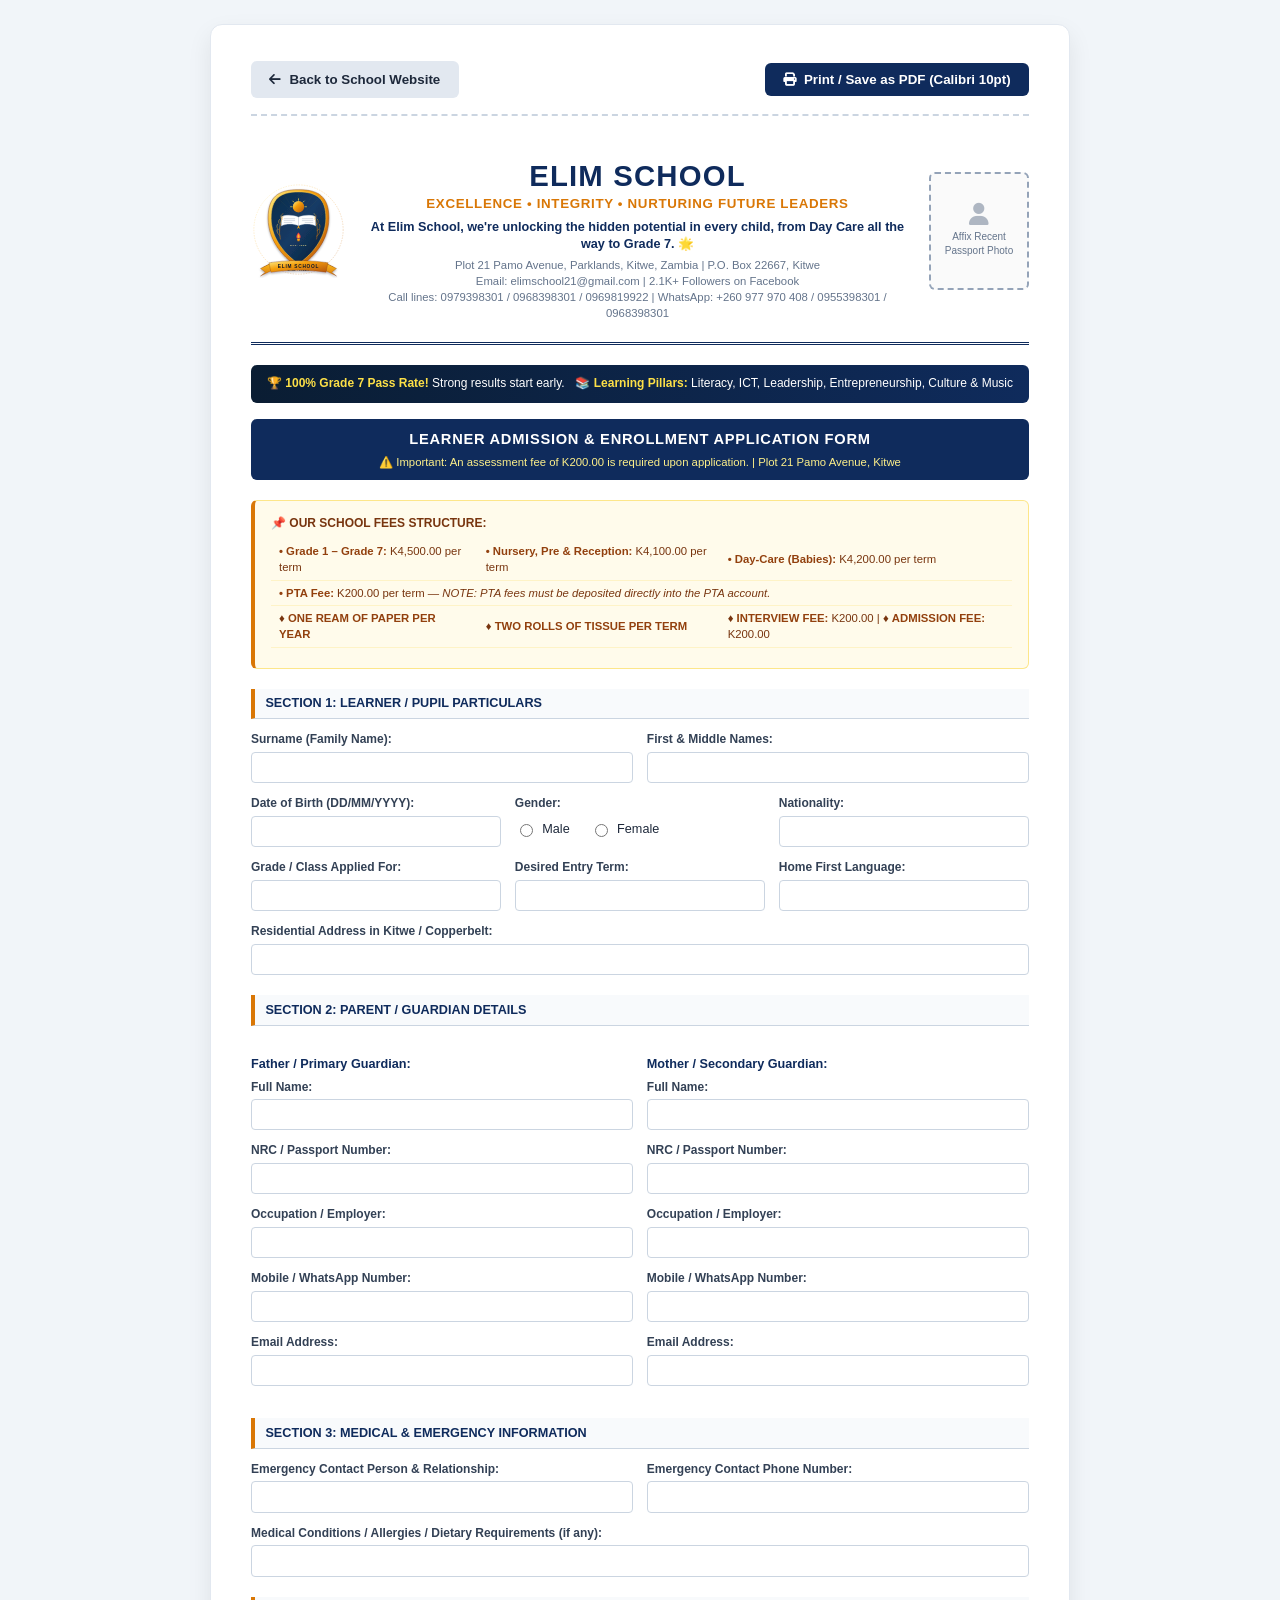
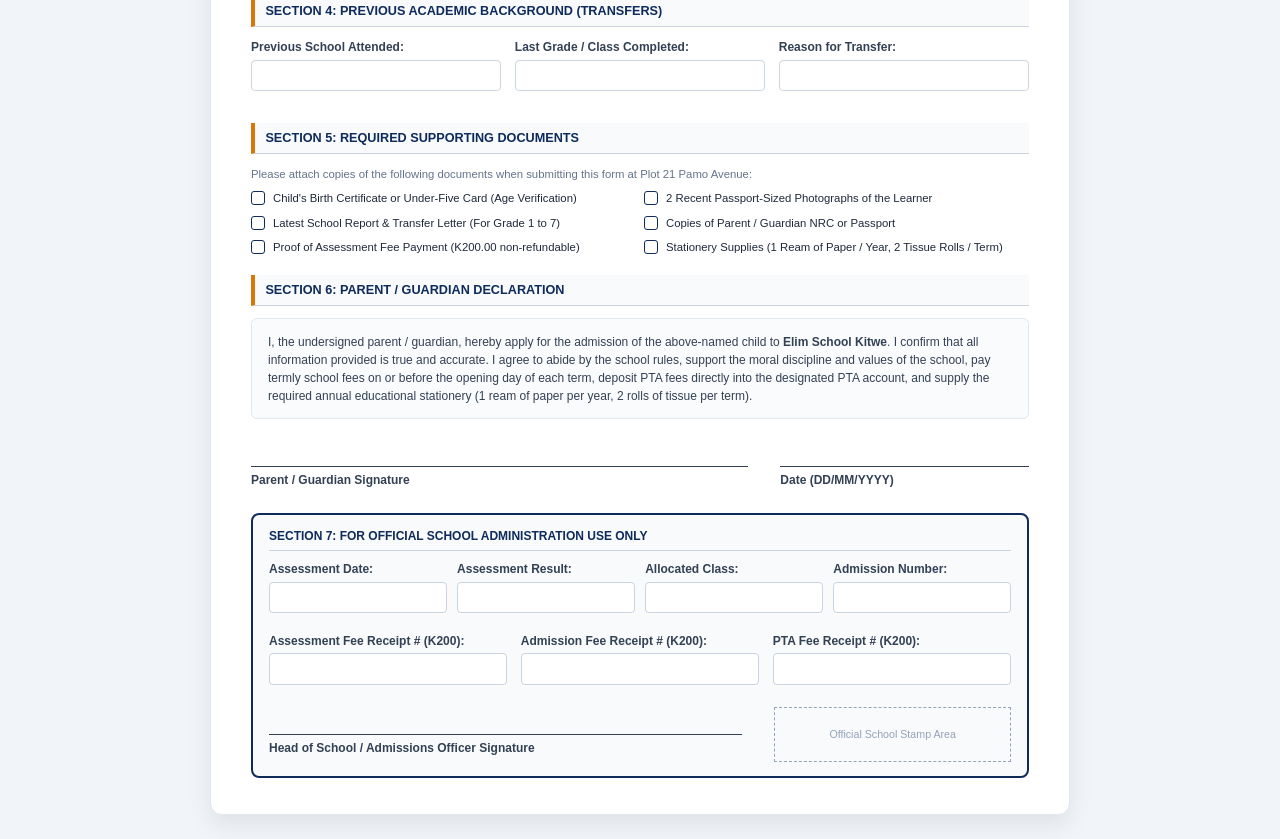
<file: application-form.html>
<!DOCTYPE html>
<html lang="en">

<head>
  <meta charset="UTF-8">
  <meta name="viewport" content="width=device-width, initial-scale=1">
  <title>Application for Admission Form | Elim School Kitwe</title>
  <link rel="icon" type="image/svg+xml" href="assets/favicon.svg">
  <link rel="stylesheet" href="https://cdnjs.cloudflare.com/ajax/libs/font-awesome/6.5.1/css/all.min.css">
  <style>
    *,
    *::before,
    *::after {
      box-sizing: border-box;
    }

    html,
    body {
      margin: 0;
      padding: 0;
      overflow-x: hidden;
    }

    img,
    video,
    iframe {
      max-width: 100%;
      height: auto;
      display: block;
    }

    p,
    a,
    h1,
    h2,
    h3,
    h4 {
      overflow-wrap: break-word;
    }

    :root {
      --primary: #0f2b5c;
      --gold: #d97706;
      --border: #cbd5e1;
      --text: #1e293b;
      --muted: #64748b;
    }

    body {
      font-family: 'Calibri', 'Carlito', 'Segoe UI', Arial, sans-serif;
      font-size: 10pt;
      color: var(--text);
      background-color: #f1f5f9;
      line-height: 1.45;
      padding: 1.5rem 1rem;
    }

    .form-container {
      max-width: 860px;
      margin: 0 auto;
      background: #ffffff;
      padding: 2.25rem 2.5rem;
      border-radius: 12px;
      box-shadow: 0 10px 25px rgba(0, 0, 0, 0.08);
      border: 1px solid #e2e8f0;
    }

    /* Action bar on top (hidden when printing) */
    .action-bar {
      display: flex;
      justify-content: space-between;
      align-items: center;
      margin-bottom: 1.5rem;
      padding-bottom: 1rem;
      border-bottom: 2px dashed #cbd5e1;
      flex-wrap: wrap;
      gap: 1rem;
    }

    .btn {
      display: inline-flex;
      align-items: center;
      gap: 0.5rem;
      padding: 0.55rem 1.15rem;
      font-family: 'Calibri', sans-serif;
      font-size: 10pt;
      font-weight: 700;
      border-radius: 6px;
      cursor: pointer;
      text-decoration: none;
      border: none;
      transition: all 0.2s;
    }

    .btn-print {
      background-color: #0f2b5c;
      color: #ffffff;
    }

    .btn-print:hover {
      background-color: #1e4b82;
    }

    .btn-back {
      background-color: #e2e8f0;
      color: #1e293b;
    }

    .btn-back:hover {
      background-color: #cbd5e1;
    }

    /* Official Header */
    .official-header {
      display: flex;
      align-items: center;
      gap: 1.5rem;
      padding-bottom: 1.25rem;
      border-bottom: 3px double #0f2b5c;
      margin-bottom: 1.25rem;
    }

    .header-crest {
      width: 95px;
      height: 95px;
      flex-shrink: 0;
    }

    .header-details {
      flex: 1;
      text-align: center;
    }

    .school-title {
      font-family: 'Calibri', Arial, sans-serif;
      font-size: 22pt;
      font-weight: 900;
      color: var(--primary);
      letter-spacing: 0.04em;
      line-height: 1.1;
      margin-bottom: 0.15rem;
    }

    .school-motto {
      font-size: 10pt;
      font-weight: 700;
      color: var(--gold);
      letter-spacing: 0.05em;
      text-transform: uppercase;
      margin-bottom: 0.35rem;
    }

    .school-mission {
      font-size: 9.5pt;
      font-weight: 700;
      color: #0f2b5c;
      margin-bottom: 0.3rem;
      line-height: 1.35;
    }

    .school-contact-info {
      font-size: 8.5pt;
      color: var(--muted);
      line-height: 1.4;
    }

    .passport-box {
      width: 100px;
      height: 118px;
      border: 2px dashed #94a3b8;
      border-radius: 6px;
      display: flex;
      flex-direction: column;
      align-items: center;
      justify-content: center;
      font-size: 7.5pt;
      color: var(--muted);
      text-align: center;
      padding: 0.4rem;
      background: #fafafa;
      flex-shrink: 0;
    }

    /* Core Highlights Banner */
    .highlights-banner {
      background: linear-gradient(90deg, #0a1d33 0%, #0f2b5c 100%);
      color: #ffffff;
      padding: 0.65rem 1rem;
      border-radius: 6px;
      margin-bottom: 1rem;
      display: flex;
      align-items: center;
      justify-content: space-between;
      flex-wrap: wrap;
      gap: 0.5rem;
      font-size: 9pt;
    }

    .highlights-banner strong {
      color: #fde047;
    }

    .form-title-bar {
      background: #0f2b5c;
      color: #ffffff;
      text-align: center;
      padding: 0.65rem 1rem;
      border-radius: 6px;
      margin-bottom: 1.25rem;
    }

    .form-title-bar h2 {
      font-size: 11pt;
      font-weight: 800;
      letter-spacing: 0.05em;
      text-transform: uppercase;
      margin: 0;
      color: #ffffff;
    }

    .form-title-bar p {
      font-size: 8.5pt;
      color: #fef08a;
      margin-top: 0.2rem;
      margin-bottom: 0;
    }

    /* Section Styling */
    .form-section {
      margin-bottom: 1.25rem;
    }

    .section-head {
      font-size: 9.5pt;
      font-weight: 800;
      color: var(--primary);
      text-transform: uppercase;
      background-color: #f8fafc;
      padding: 0.35rem 0.65rem;
      border-left: 4px solid var(--gold);
      border-bottom: 1px solid var(--border);
      margin-bottom: 0.75rem;
    }

    .grid-2 {
      display: grid;
      grid-template-columns: 1fr 1fr;
      gap: 0.85rem;
    }

    .grid-3 {
      display: grid;
      grid-template-columns: repeat(3, 1fr);
      gap: 0.85rem;
    }

    .grid-4 {
      display: grid;
      grid-template-columns: repeat(4, 1fr);
      gap: 0.65rem;
    }

    .form-field {
      margin-bottom: 0.75rem;
    }

    .field-label {
      display: block;
      font-size: 9pt;
      font-weight: 700;
      color: #334155;
      margin-bottom: 0.2rem;
    }

    .field-input,
    .field-select {
      width: 100%;
      padding: 0.45rem 0.65rem;
      border: 1px solid var(--border);
      border-radius: 4px;
      font-family: 'Calibri', sans-serif;
      font-size: 10pt;
      background-color: #ffffff;
      color: var(--text);
    }

    .field-input:focus,
    .field-select:focus {
      outline: none;
      border-color: var(--primary);
      background-color: #fafbfc;
    }

    .radio-group {
      display: flex;
      gap: 1.25rem;
      padding-top: 0.25rem;
    }

    .radio-label {
      display: flex;
      align-items: center;
      gap: 0.4rem;
      font-size: 9.5pt;
      cursor: pointer;
    }

    .fees-summary-box {
      background: #fffbeb;
      border: 1px solid #fde68a;
      border-left: 4px solid #d97706;
      padding: 0.85rem 1rem;
      border-radius: 6px;
      margin-bottom: 1.25rem;
      font-size: 9pt;
      color: #78350f;
    }

    .fees-summary-box strong {
      color: #92400e;
    }

    .fees-table-compact {
      width: 100%;
      border-collapse: collapse;
      margin: 0.4rem 0;
      font-size: 8.5pt;
    }

    .fees-table-compact td {
      padding: 0.25rem 0.5rem;
      border-bottom: 1px solid #fef3c7;
    }

    .declaration-box {
      background: #fafbfc;
      border: 1px solid #e2e8f0;
      padding: 0.85rem 1rem;
      border-radius: 6px;
      font-size: 9pt;
      color: #334155;
      line-height: 1.5;
      margin-bottom: 1rem;
    }

    .signature-row {
      display: grid;
      grid-template-columns: 2fr 1fr;
      gap: 2rem;
      margin-top: 1.25rem;
    }

    .sign-line {
      border-bottom: 1px solid #334155;
      height: 28px;
      margin-bottom: 0.3rem;
    }

    .checklist-grid {
      display: grid;
      grid-template-columns: 1fr 1fr;
      gap: 0.5rem;
      font-size: 8.5pt;
    }

    .check-item {
      display: flex;
      align-items: center;
      gap: 0.5rem;
    }

    .check-box-mock {
      width: 14px;
      height: 14px;
      border: 1.5px solid #0f2b5c;
      border-radius: 3px;
      display: inline-block;
      flex-shrink: 0;
    }

    /* Official Use Only Box */
    .official-box {
      border: 2px solid #0f2b5c;
      border-radius: 8px;
      padding: 0.85rem 1rem;
      background-color: #f8fafc;
      margin-top: 1.25rem;
    }

    .official-box-title {
      font-size: 9pt;
      font-weight: 800;
      text-transform: uppercase;
      color: var(--primary);
      margin-bottom: 0.65rem;
      border-bottom: 1px solid #cbd5e1;
      padding-bottom: 0.25rem;
    }

    /* Print Stylesheet */
    @media print {
      body {
        background: #ffffff;
        padding: 0;
        font-size: 10pt;
      }

      .action-bar {
        display: none !important;
      }

      .form-container {
        box-shadow: none;
        border: none;
        padding: 0;
        max-width: 100%;
      }

      .field-input,
      .field-select {
        border-color: #94a3b8;
      }
    }

    @media (max-width: 768px) {
      .official-header {
        flex-direction: column;
        text-align: center;
      }

      .grid-2,
      .grid-3,
      .grid-4 {
        grid-template-columns: 1fr;
      }

      .checklist-grid {
        grid-template-columns: 1fr;
      }

      .signature-row {
        grid-template-columns: 1fr;
      }
    }
  </style>
</head>

<body>

  <div class="form-container">
    <!-- Top Action Bar (Hidden when printed) -->
    <div class="action-bar">
      <a href="index.html" class="btn btn-back">
        <i class="fa-solid fa-arrow-left"></i> Back to School Website
      </a>
      <div style="display: flex; gap: 0.75rem;">
        <button onclick="window.print()" class="btn btn-print">
          <i class="fa-solid fa-print"></i> Print / Save as PDF (Calibri 10pt)
        </button>
      </div>
    </div>

    <!-- Official Header -->
    <div class="official-header">
      <img src="assets/logo.svg" alt="Elim School Crest" class="header-crest">
      <div class="header-details">
        <h1 class="school-title">ELIM SCHOOL</h1>
        <div class="school-motto">Excellence • Integrity • Nurturing Future Leaders</div>
        <div class="school-mission">
          At Elim School, we're unlocking the hidden potential in every child, from Day Care all the way to Grade 7. 🌟
        </div>
        <div class="school-contact-info">
          Plot 21 Pamo Avenue, Parklands, Kitwe, Zambia | P.O. Box 22667, Kitwe<br>
          Email: elimschool21@gmail.com | 2.1K+ Followers on Facebook<br>
          Call lines: 0979398301 / 0968398301 / 0969819922 | WhatsApp: +260 977 970 408 / 0955398301 / 0968398301
        </div>
      </div>
      <div class="passport-box">
        <i class="fa-solid fa-user" style="font-size: 1.4rem; margin-bottom: 0.3rem; opacity: 0.5;"></i>
        Affix Recent Passport Photo
      </div>
    </div>

    <!-- Key Credential & Learning Pillars Banner -->
    <div class="highlights-banner">
      <div>
        🏆 <strong>100% Grade 7 Pass Rate!</strong> Strong results start early.
      </div>
      <div>
        📚 <strong>Learning Pillars:</strong> Literacy, ICT, Leadership, Entrepreneurship, Culture &amp; Music
      </div>
    </div>

    <!-- Form Title Banner -->
    <div class="form-title-bar">
      <h2>Learner Admission &amp; Enrollment Application Form</h2>
      <p>⚠️ Important: An assessment fee of K200.00 is required upon application. | Plot 21 Pamo Avenue, Kitwe</p>
    </div>

    <!-- Official Fee Structure Summary Box -->
    <div class="fees-summary-box">
      <div style="font-weight: 800; text-transform: uppercase; margin-bottom: 0.3rem;">
        📌 OUR SCHOOL FEES STRUCTURE:
      </div>
      <table class="fees-table-compact">
        <tr>
          <td><strong>• Grade 1 – Grade 7:</strong> K4,500.00 per term</td>
          <td><strong>• Nursery, Pre &amp; Reception:</strong> K4,100.00 per term</td>
          <td><strong>• Day-Care (Babies):</strong> K4,200.00 per term</td>
        </tr>
        <tr>
          <td colspan="3">
            <strong>• PTA Fee:</strong> K200.00 per term — <em>NOTE: PTA fees must be deposited directly into the PTA
              account.</em>
          </td>
        </tr>
        <tr>
          <td>♦️ <strong>ONE REAM OF PAPER PER YEAR</strong></td>
          <td>♦️ <strong>TWO ROLLS OF TISSUE PER TERM</strong></td>
          <td>♦️ <strong>INTERVIEW FEE:</strong> K200.00 | ♦️ <strong>ADMISSION FEE:</strong> K200.00</td>
        </tr>
      </table>
    </div>

    <form id="printAppForm">
      <!-- Section 1: Learner Particulars -->
      <div class="form-section">
        <div class="section-head">Section 1: Learner / Pupil Particulars</div>
        <div class="grid-2">
          <div class="form-field">
            <label class="field-label">Surname (Family Name):</label>
            <input type="text" class="field-input">
          </div>
          <div class="form-field">
            <label class="field-label">First &amp; Middle Names:</label>
            <input type="text" class="field-input">
          </div>
        </div>

        <div class="grid-3">
          <div class="form-field">
            <label class="field-label">Date of Birth (DD/MM/YYYY):</label>
            <input type="text" class="field-input">
          </div>
          <div class="form-field">
            <label class="field-label">Gender:</label>
            <div class="radio-group">
              <label class="radio-label"><input type="radio" name="gender" value="Male"> Male</label>
              <label class="radio-label"><input type="radio" name="gender" value="Female"> Female</label>
            </div>
          </div>
          <div class="form-field">
            <label class="field-label">Nationality:</label>
            <input type="text" class="field-input">
          </div>
        </div>

        <div class="grid-3">
          <div class="form-field">
            <label class="field-label">Grade / Class Applied For:</label>
            <input type="text" class="field-input">
          </div>
          <div class="form-field">
            <label class="field-label">Desired Entry Term:</label>
            <input type="text" class="field-input">
          </div>
          <div class="form-field">
            <label class="field-label">Home First Language:</label>
            <input type="text" class="field-input">
          </div>
        </div>

        <div class="form-field">
          <label class="field-label">Residential Address in Kitwe / Copperbelt:</label>
          <input type="text" class="field-input">
        </div>
      </div>

      <!-- Section 2: Parent / Guardian Information -->
      <div class="form-section">
        <div class="section-head">Section 2: Parent / Guardian Details</div>
        <div class="grid-2">
          <!-- Father / Guardian 1 -->
          <div>
            <h4 style="font-size: 9.5pt; color: #0f2b5c; margin-bottom: 0.35rem;">Father / Primary Guardian:</h4>
            <div class="form-field">
              <label class="field-label">Full Name:</label>
              <input type="text" class="field-input">
            </div>
            <div class="form-field">
              <label class="field-label">NRC / Passport Number:</label>
              <input type="text" class="field-input">
            </div>
            <div class="form-field">
              <label class="field-label">Occupation / Employer:</label>
              <input type="text" class="field-input">
            </div>
            <div class="form-field">
              <label class="field-label">Mobile / WhatsApp Number:</label>
              <input type="tel" class="field-input">
            </div>
            <div class="form-field">
              <label class="field-label">Email Address:</label>
              <input type="email" class="field-input">
            </div>
          </div>

          <!-- Mother / Guardian 2 -->
          <div>
            <h4 style="font-size: 9.5pt; color: #0f2b5c; margin-bottom: 0.35rem;">Mother / Secondary Guardian:</h4>
            <div class="form-field">
              <label class="field-label">Full Name:</label>
              <input type="text" class="field-input">
            </div>
            <div class="form-field">
              <label class="field-label">NRC / Passport Number:</label>
              <input type="text" class="field-input">
            </div>
            <div class="form-field">
              <label class="field-label">Occupation / Employer:</label>
              <input type="text" class="field-input">
            </div>
            <div class="form-field">
              <label class="field-label">Mobile / WhatsApp Number:</label>
              <input type="tel" class="field-input">
            </div>
            <div class="form-field">
              <label class="field-label">Email Address:</label>
              <input type="email" class="field-input">
            </div>
          </div>
        </div>
      </div>

      <!-- Section 3: Medical & Emergency Contacts -->
      <div class="form-section">
        <div class="section-head">Section 3: Medical &amp; Emergency Information</div>
        <div class="grid-2">
          <div class="form-field">
            <label class="field-label">Emergency Contact Person &amp; Relationship:</label>
            <input type="text" class="field-input">
          </div>
          <div class="form-field">
            <label class="field-label">Emergency Contact Phone Number:</label>
            <input type="tel" class="field-input">
          </div>
        </div>
        <div class="form-field">
          <label class="field-label">Medical Conditions / Allergies / Dietary Requirements (if any):</label>
          <input type="text" class="field-input">
        </div>
      </div>

      <!-- Section 4: Academic Background -->
      <div class="form-section">
        <div class="section-head">Section 4: Previous Academic Background (Transfers)</div>
        <div class="grid-3">
          <div class="form-field">
            <label class="field-label">Previous School Attended:</label>
            <input type="text" class="field-input">
          </div>
          <div class="form-field">
            <label class="field-label">Last Grade / Class Completed:</label>
            <input type="text" class="field-input">
          </div>
          <div class="form-field">
            <label class="field-label">Reason for Transfer:</label>
            <input type="text" class="field-input">
          </div>
        </div>
      </div>

      <!-- Section 5: Documents Checklist -->
      <div class="form-section">
        <div class="section-head">Section 5: Required Supporting Documents</div>
        <p style="font-size: 8.5pt; color: #64748b; margin-bottom: 0.5rem;">
          Please attach copies of the following documents when submitting this form at Plot 21 Pamo Avenue:
        </p>
        <div class="checklist-grid">
          <div class="check-item"><span class="check-box-mock"></span> Child's Birth Certificate or Under-Five Card (Age
            Verification)</div>
          <div class="check-item"><span class="check-box-mock"></span> 2 Recent Passport-Sized Photographs of the
            Learner</div>
          <div class="check-item"><span class="check-box-mock"></span> Latest School Report &amp; Transfer Letter (For
            Grade 1 to 7)</div>
          <div class="check-item"><span class="check-box-mock"></span> Copies of Parent / Guardian NRC or Passport</div>
          <div class="check-item"><span class="check-box-mock"></span> Proof of Assessment Fee Payment (K200.00
            non-refundable)</div>
          <div class="check-item"><span class="check-box-mock"></span> Stationery Supplies (1 Ream of Paper / Year, 2
            Tissue Rolls / Term)</div>
        </div>
      </div>

      <!-- Section 6: Parent Declaration & Signature -->
      <div class="form-section">
        <div class="section-head">Section 6: Parent / Guardian Declaration</div>
        <div class="declaration-box">
          I, the undersigned parent / guardian, hereby apply for the admission of the above-named child to <strong>Elim
            School Kitwe</strong>. I confirm that all information provided is true and accurate. I agree to abide by the
          school rules, support the moral discipline and values of the school, pay termly school fees on or before the
          opening day of each term, deposit PTA fees directly into the designated PTA account, and supply the required
          annual educational stationery (1 ream of paper per year, 2 rolls of tissue per term).
        </div>
        <div class="signature-row">
          <div>
            <div class="sign-line"></div>
            <label class="field-label">Parent / Guardian Signature</label>
          </div>
          <div>
            <div class="sign-line"></div>
            <label class="field-label">Date (DD/MM/YYYY)</label>
          </div>
        </div>
      </div>

      <!-- Section 7: Official Administration Use Only -->
      <div class="official-box">
        <div class="official-box-title">Section 7: For Official School Administration Use Only</div>
        <div class="grid-4">
          <div class="form-field">
            <label class="field-label">Assessment Date:</label>
            <input type="text" class="field-input">
          </div>
          <div class="form-field">
            <label class="field-label">Assessment Result:</label>
            <input type="text" class="field-input">
          </div>
          <div class="form-field">
            <label class="field-label">Allocated Class:</label>
            <input type="text" class="field-input">
          </div>
          <div class="form-field">
            <label class="field-label">Admission Number:</label>
            <input type="text" class="field-input">
          </div>
        </div>

        <div class="grid-3" style="margin-top: 0.5rem;">
          <div class="form-field">
            <label class="field-label">Assessment Fee Receipt # (K200):</label>
            <input type="text" class="field-input">
          </div>
          <div class="form-field">
            <label class="field-label">Admission Fee Receipt # (K200):</label>
            <input type="text" class="field-input">
          </div>
          <div class="form-field">
            <label class="field-label">PTA Fee Receipt # (K200):</label>
            <input type="text" class="field-input">
          </div>
        </div>

        <div class="signature-row" style="margin-top: 0.65rem;">
          <div>
            <div class="sign-line"></div>
            <label class="field-label">Head of School / Admissions Officer Signature</label>
          </div>
          <div>
            <div
              style="border: 1px dashed #94a3b8; height: 55px; display: flex; align-items: center; justify-content: center; font-size: 8pt; color: #94a3b8;">
              Official School Stamp Area
            </div>
          </div>
        </div>
      </div>
    </form>
  </div>

</body>

</html>
</file>
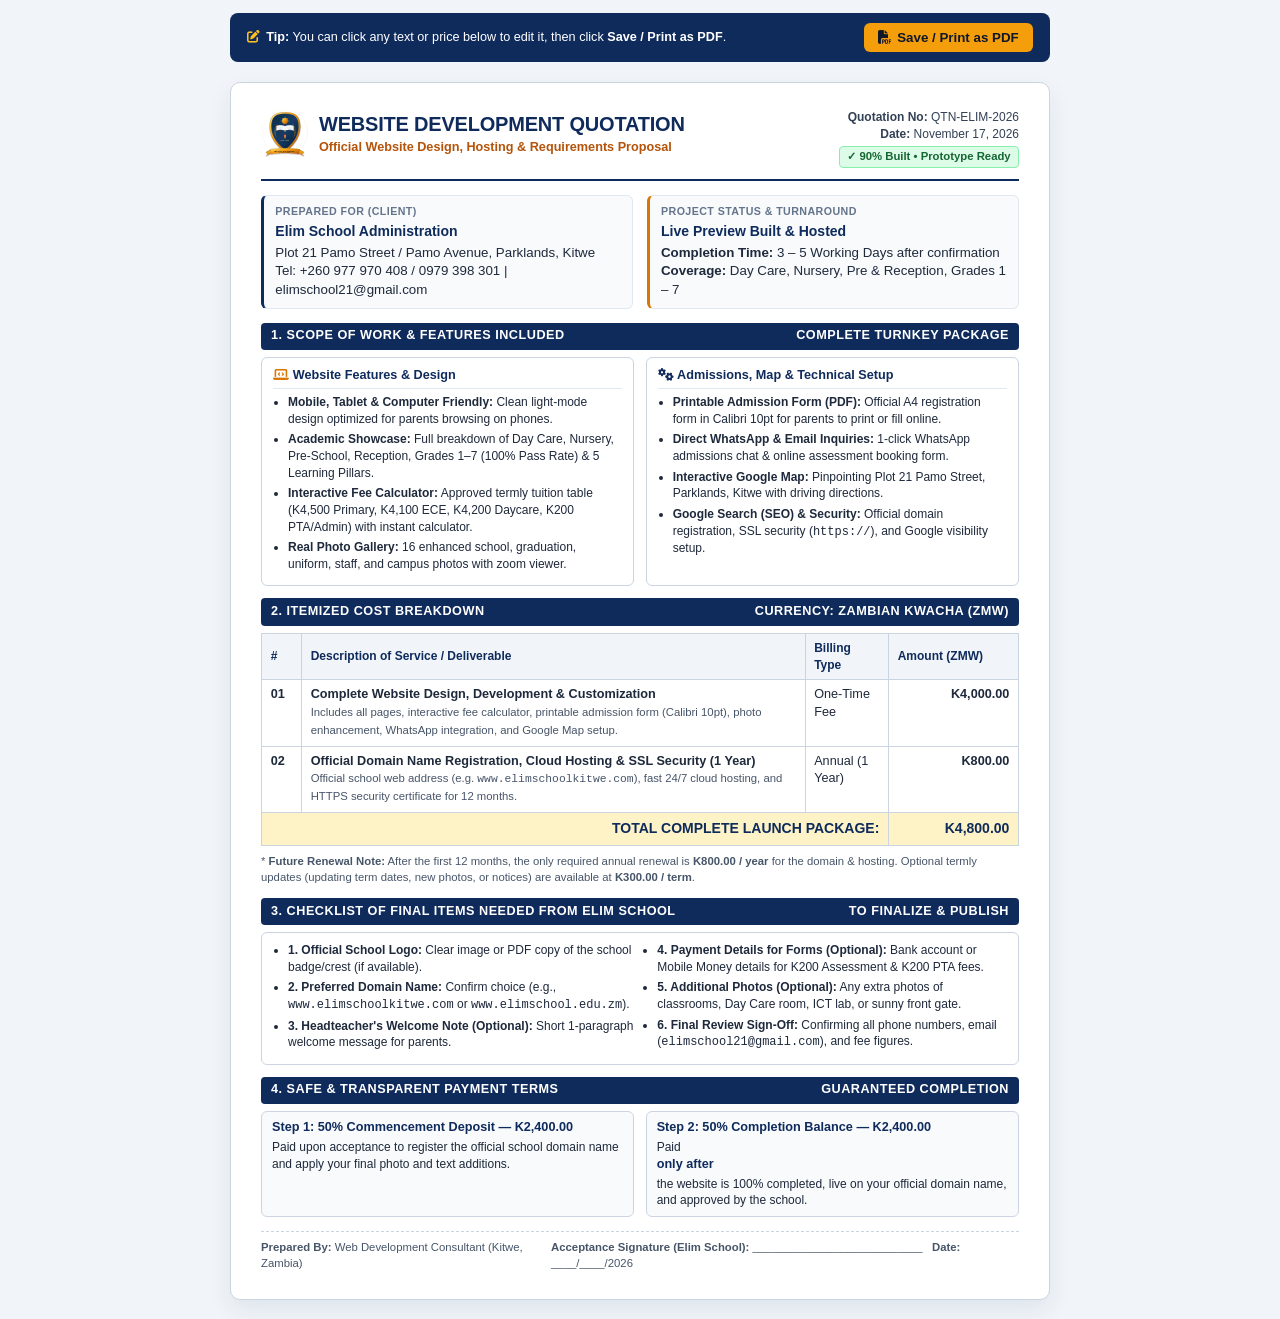
<file: quotation.html>
<!DOCTYPE html>
<html lang="en">
<head>
  <meta charset="UTF-8">
  <meta name="viewport" content="width=device-width, initial-scale=1">
  <title>Elim_School_Website_Quotation</title>
  <link rel="icon" type="image/svg+xml" href="assets/favicon.svg">
  <link rel="stylesheet" href="https://cdnjs.cloudflare.com/ajax/libs/font-awesome/6.5.1/css/all.min.css">
  <style>
    *, *::before, *::after {
      box-sizing: border-box;
    }

    html, body {
      margin: 0;
      padding: 0;
      font-family: 'Calibri', 'Carlito', 'Segoe UI', Arial, sans-serif;
      font-size: 10pt;
      color: #1e293b;
      background-color: #f1f5f9;
      line-height: 1.4;
      -webkit-print-color-adjust: exact;
      print-color-adjust: exact;
    }

    .page-wrapper {
      max-width: 820px;
      margin: 1.5rem auto;
      background: #ffffff;
      padding: 2rem 2.25rem;
      border-radius: 10px;
      box-shadow: 0 10px 25px rgba(15, 43, 92, 0.08);
      border: 1px solid #cbd5e1;
    }

    /* Top Action Bar (Hidden when printing/saving to PDF) */
    .action-bar {
      max-width: 820px;
      margin: 1rem auto 0;
      background: #0f2b5c;
      color: #ffffff;
      padding: 0.75rem 1.25rem;
      border-radius: 8px;
      display: flex;
      justify-content: space-between;
      align-items: center;
      flex-wrap: wrap;
      gap: 0.75rem;
    }

    .action-bar-info {
      font-size: 9.5pt;
      display: flex;
      align-items: center;
      gap: 0.5rem;
    }

    .btn-pdf {
      background: #f59e0b;
      color: #0f172a;
      border: none;
      padding: 0.5rem 1.1rem;
      border-radius: 6px;
      font-family: 'Calibri', sans-serif;
      font-size: 10pt;
      font-weight: 700;
      cursor: pointer;
      display: inline-flex;
      align-items: center;
      gap: 0.45rem;
      text-decoration: none;
    }

    .btn-pdf:hover {
      background: #fbbf24;
    }

    /* Header */
    .quote-header {
      display: flex;
      justify-content: space-between;
      align-items: flex-start;
      border-bottom: 2.5px solid #0f2b5c;
      padding-bottom: 0.85rem;
      margin-bottom: 1rem;
      gap: 1rem;
    }

    .quote-brand {
      display: flex;
      align-items: center;
      gap: 0.75rem;
    }

    .quote-logo {
      width: 48px;
      height: 48px;
    }

    .quote-title-main {
      font-size: 15pt;
      font-weight: 800;
      color: #0f2b5c;
      margin: 0;
      letter-spacing: -0.01em;
      text-transform: uppercase;
    }

    .quote-subtitle {
      font-size: 9.5pt;
      color: #b45309;
      font-weight: 700;
      margin: 0.1rem 0 0;
    }

    .quote-meta {
      text-align: right;
      font-size: 9pt;
      color: #334155;
    }

    .quote-badge {
      display: inline-block;
      background: #dcfce7;
      color: #166534;
      border: 1px solid #86efac;
      font-weight: 700;
      font-size: 8.5pt;
      padding: 0.15rem 0.55rem;
      border-radius: 4px;
      margin-top: 0.25rem;
    }

    /* Client & Project Summary Row */
    .info-grid {
      display: grid;
      grid-template-columns: 1fr 1fr;
      gap: 1rem;
      margin-bottom: 1rem;
    }

    .info-box {
      background: #f8fafc;
      border: 1px solid #e2e8f0;
      border-left: 3.5px solid #0f2b5c;
      border-radius: 6px;
      padding: 0.65rem 0.85rem;
    }

    .info-box.gold {
      border-left-color: #d97706;
    }

    .info-box-label {
      font-size: 8pt;
      font-weight: 800;
      text-transform: uppercase;
      color: #64748b;
      letter-spacing: 0.04em;
      margin-bottom: 0.2rem;
    }

    .info-box-title {
      font-size: 10.5pt;
      font-weight: 800;
      color: #0f2b5c;
      margin-bottom: 0.15rem;
    }

    /* Section Headings */
    .section-title {
      background: #0f2b5c;
      color: #ffffff;
      font-size: 9.5pt;
      font-weight: 700;
      text-transform: uppercase;
      letter-spacing: 0.04em;
      padding: 0.35rem 0.75rem;
      border-radius: 4px;
      margin: 0.9rem 0 0.55rem;
      display: flex;
      justify-content: space-between;
      align-items: center;
    }

    /* Tables */
    table.quote-table {
      width: 100%;
      border-collapse: collapse;
      margin-bottom: 0.65rem;
      font-size: 9.5pt;
    }

    table.quote-table th {
      background: #f1f5f9;
      color: #0f2b5c;
      font-weight: 800;
      text-align: left;
      padding: 0.45rem 0.65rem;
      border: 1px solid #cbd5e1;
      font-size: 9pt;
    }

    table.quote-table td {
      padding: 0.45rem 0.65rem;
      border: 1px solid #cbd5e1;
      vertical-align: top;
    }

    .price-col {
      text-align: right;
      font-weight: 700;
      white-space: nowrap;
      width: 130px;
    }

    .total-row td {
      background: #fef3c7;
      color: #0f2b5c;
      font-weight: 800;
      font-size: 10.5pt;
      border-top: 2px solid #0f2b5c;
    }

    /* Two-Column Deliverables & Requirements */
    .two-col {
      display: grid;
      grid-template-columns: 1fr 1fr;
      gap: 0.85rem;
      margin-bottom: 0.65rem;
    }

    .checklist-card {
      border: 1px solid #cbd5e1;
      border-radius: 6px;
      padding: 0.65rem 0.85rem;
      background: #ffffff;
    }

    .checklist-card h4 {
      margin: 0 0 0.4rem;
      font-size: 9.5pt;
      color: #0f2b5c;
      border-bottom: 1px solid #e2e8f0;
      padding-bottom: 0.25rem;
    }

    .clean-list {
      margin: 0;
      padding-left: 1.1rem;
      font-size: 9pt;
    }

    .clean-list li {
      margin-bottom: 0.28rem;
    }

    /* Payment Plan Box */
    .payment-steps {
      display: grid;
      grid-template-columns: 1fr 1fr;
      gap: 0.85rem;
      margin-top: 0.4rem;
    }

    .step-box {
      background: #f8fafc;
      border: 1px solid #cbd5e1;
      border-radius: 6px;
      padding: 0.55rem 0.75rem;
      font-size: 9pt;
    }

    .step-box strong {
      color: #0f2b5c;
      display: block;
      font-size: 9.5pt;
      margin-bottom: 0.15rem;
    }

    .footer-sign {
      margin-top: 1rem;
      padding-top: 0.65rem;
      border-top: 1px dashed #cbd5e1;
      display: flex;
      justify-content: space-between;
      align-items: center;
      font-size: 8.5pt;
      color: #475569;
    }

    [contenteditable="true"]:hover {
      background-color: rgba(245, 158, 11, 0.08);
      outline: 1px dashed #f59e0b;
      border-radius: 2px;
    }

    @page {
      size: A4 portrait;
      margin: 10mm;
    }

    @media print {
      html, body {
        background: #ffffff;
      }
      .action-bar {
        display: none !important;
      }
      .page-wrapper {
        margin: 0;
        padding: 0;
        border: none;
        box-shadow: none;
        max-width: 100%;
      }
    }
  </style>
</head>
<body>

  <!-- Top Controls (Hidden on PDF / Print) -->
  <div class="action-bar">
    <div class="action-bar-info">
      <i class="fa-solid fa-pen-to-square" style="color: #fbbf24;"></i>
      <span><strong>Tip:</strong> You can click any text or price below to edit it, then click <strong>Save / Print as PDF</strong>.</span>
    </div>
    <button class="btn-pdf" onclick="window.print()">
      <i class="fa-solid fa-file-pdf"></i> Save / Print as PDF
    </button>
  </div>

  <!-- A4 Quotation Document -->
  <div class="page-wrapper" contenteditable="true">

    <!-- Header -->
    <div class="quote-header">
      <div class="quote-brand">
        <img src="assets/logo.svg" alt="Elim School Crest" class="quote-logo">
        <div>
          <h1 class="quote-title-main">Website Development Quotation</h1>
          <p class="quote-subtitle">Official Website Design, Hosting &amp; Requirements Proposal</p>
        </div>
      </div>
      <div class="quote-meta">
        <div><strong>Quotation No:</strong> QTN-ELIM-2026</div>
        <div><strong>Date:</strong> November 17, 2026</div>
        <div class="quote-badge">✓ 90% Built • Prototype Ready</div>
      </div>
    </div>

    <!-- Client & Project Overview -->
    <div class="info-grid">
      <div class="info-box">
        <div class="info-box-label">Prepared For (Client)</div>
        <div class="info-box-title">Elim School Administration</div>
        <div>Plot 21 Pamo Street / Pamo Avenue, Parklands, Kitwe</div>
        <div>Tel: +260 977 970 408 / 0979 398 301 | elimschool21@gmail.com</div>
      </div>
      <div class="info-box gold">
        <div class="info-box-label">Project Status &amp; Turnaround</div>
        <div class="info-box-title">Live Preview Built &amp; Hosted</div>
        <div><strong>Completion Time:</strong> 3 – 5 Working Days after confirmation</div>
        <div><strong>Coverage:</strong> Day Care, Nursery, Pre &amp; Reception, Grades 1 – 7</div>
      </div>
    </div>

    <!-- Section 1: What is Already Built & Included -->
    <div class="section-title">
      <span>1. Scope of Work &amp; Features Included</span>
      <span>Complete Turnkey Package</span>
    </div>

    <div class="two-col">
      <div class="checklist-card">
        <h4><i class="fa-solid fa-laptop-code" style="color: #d97706;"></i> Website Features &amp; Design</h4>
        <ul class="clean-list">
          <li><strong>Mobile, Tablet &amp; Computer Friendly:</strong> Clean light-mode design optimized for parents browsing on phones.</li>
          <li><strong>Academic Showcase:</strong> Full breakdown of Day Care, Nursery, Pre-School, Reception, Grades 1–7 (100% Pass Rate) &amp; 5 Learning Pillars.</li>
          <li><strong>Interactive Fee Calculator:</strong> Approved termly tuition table (K4,500 Primary, K4,100 ECE, K4,200 Daycare, K200 PTA/Admin) with instant calculator.</li>
          <li><strong>Real Photo Gallery:</strong> 16 enhanced school, graduation, uniform, staff, and campus photos with zoom viewer.</li>
        </ul>
      </div>

      <div class="checklist-card">
        <h4><i class="fa-solid fa-gears" style="color: #0f2b5c;"></i> Admissions, Map &amp; Technical Setup</h4>
        <ul class="clean-list">
          <li><strong>Printable Admission Form (PDF):</strong> Official A4 registration form in Calibri 10pt for parents to print or fill online.</li>
          <li><strong>Direct WhatsApp &amp; Email Inquiries:</strong> 1-click WhatsApp admissions chat &amp; online assessment booking form.</li>
          <li><strong>Interactive Google Map:</strong> Pinpointing Plot 21 Pamo Street, Parklands, Kitwe with driving directions.</li>
          <li><strong>Google Search (SEO) &amp; Security:</strong> Official domain registration, SSL security (<code>https://</code>), and Google visibility setup.</li>
        </ul>
      </div>
    </div>

    <!-- Section 2: Financial Quotation -->
    <div class="section-title">
      <span>2. Itemized Cost Breakdown</span>
      <span>Currency: Zambian Kwacha (ZMW)</span>
    </div>

    <table class="quote-table">
      <thead>
        <tr>
          <th style="width: 40px;">#</th>
          <th>Description of Service / Deliverable</th>
          <th>Billing Type</th>
          <th class="price-col">Amount (ZMW)</th>
        </tr>
      </thead>
      <tbody>
        <tr>
          <td><strong>01</strong></td>
          <td>
            <strong>Complete Website Design, Development &amp; Customization</strong><br>
            <span style="color: #475569; font-size: 8.5pt;">Includes all pages, interactive fee calculator, printable admission form (Calibri 10pt), photo enhancement, WhatsApp integration, and Google Map setup.</span>
          </td>
          <td>One-Time Fee</td>
          <td class="price-col">K4,000.00</td>
        </tr>
        <tr>
          <td><strong>02</strong></td>
          <td>
            <strong>Official Domain Name Registration, Cloud Hosting &amp; SSL Security (1 Year)</strong><br>
            <span style="color: #475569; font-size: 8.5pt;">Official school web address (e.g. <code>www.elimschoolkitwe.com</code>), fast 24/7 cloud hosting, and HTTPS security certificate for 12 months.</span>
          </td>
          <td>Annual (1 Year)</td>
          <td class="price-col">K800.00</td>
        </tr>
        <tr class="total-row">
          <td colspan="3" style="text-align: right; text-transform: uppercase;">Total Complete Launch Package:</td>
          <td class="price-col">K4,800.00</td>
        </tr>
      </tbody>
    </table>
    <div style="font-size: 8.5pt; color: #475569; margin-bottom: 0.5rem;">
      * <strong>Future Renewal Note:</strong> After the first 12 months, the only required annual renewal is <strong>K800.00 / year</strong> for the domain &amp; hosting. Optional termly updates (updating term dates, new photos, or notices) are available at <strong>K300.00 / term</strong>.
    </div>

    <!-- Section 3: Everything Needed from the School -->
    <div class="section-title">
      <span>3. Checklist of Final Items Needed from Elim School</span>
      <span>To Finalize &amp; Publish</span>
    </div>

    <div class="checklist-card" style="margin-bottom: 0.65rem;">
      <ul class="clean-list" style="columns: 2; column-gap: 1.5rem;">
        <li><strong>1. Official School Logo:</strong> Clear image or PDF copy of the school badge/crest (if available).</li>
        <li><strong>2. Preferred Domain Name:</strong> Confirm choice (e.g., <code>www.elimschoolkitwe.com</code> or <code>www.elimschool.edu.zm</code>).</li>
        <li><strong>3. Headteacher's Welcome Note (Optional):</strong> Short 1-paragraph welcome message for parents.</li>
        <li><strong>4. Payment Details for Forms (Optional):</strong> Bank account or Mobile Money details for K200 Assessment &amp; K200 PTA fees.</li>
        <li><strong>5. Additional Photos (Optional):</strong> Any extra photos of classrooms, Day Care room, ICT lab, or sunny front gate.</li>
        <li><strong>6. Final Review Sign-Off:</strong> Confirming all phone numbers, email (<code>elimschool21@gmail.com</code>), and fee figures.</li>
      </ul>
    </div>

    <!-- Section 4: Safe Payment Terms -->
    <div class="section-title">
      <span>4. Safe &amp; Transparent Payment Terms</span>
      <span>Guaranteed Completion</span>
    </div>

    <div class="payment-steps">
      <div class="step-box">
        <strong>Step 1: 50% Commencement Deposit — K2,400.00</strong>
        Paid upon acceptance to register the official school domain name and apply your final photo and text additions.
      </div>
      <div class="step-box">
        <strong>Step 2: 50% Completion Balance — K2,400.00</strong>
        Paid <strong>only after</strong> the website is 100% completed, live on your official domain name, and approved by the school.
      </div>
    </div>

    <!-- Footer / Contact -->
    <div class="footer-sign">
      <div>
        <strong>Prepared By:</strong> Web Development Consultant (Kitwe, Zambia)
      </div>
      <div>
        <strong>Acceptance Signature (Elim School):</strong> ___________________________ &nbsp; <strong>Date:</strong> ____/____/2026
      </div>
    </div>

  </div>

</body>
</html>
</file>
